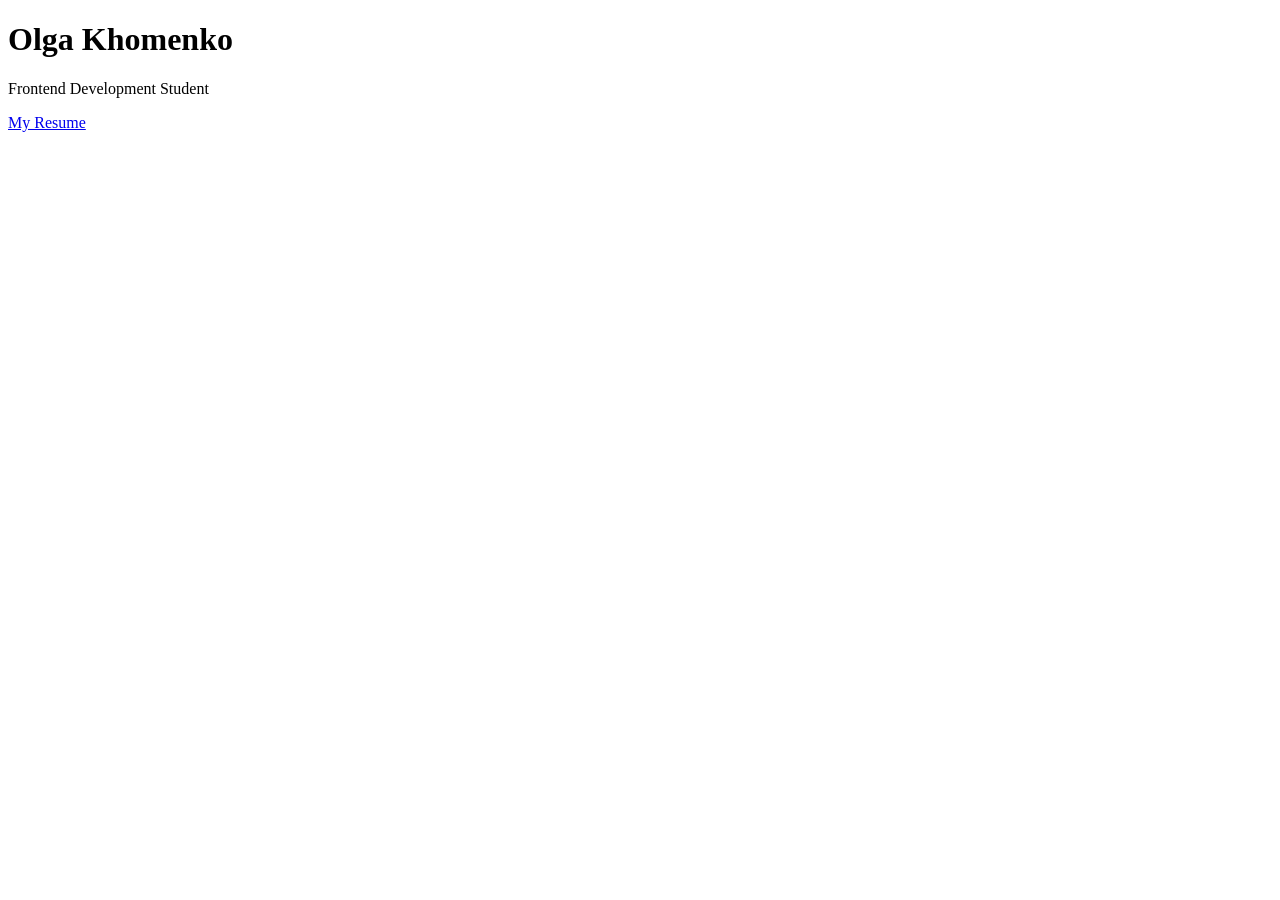
<file: index.html>
<!DOCTYPE html>
<html lang="en">

<head>
    <meta charset="UTF-8">
    <meta name="viewport" content="width=device-width, initial-scale=1.0">
    <title>Olga Khomenko</title>
</head>

<body>
    <h1>Olga Khomenko</h1>

    <p>Frontend Development Student</p>

    <a href="./resume/">My Resume</a>
</body>

</html>
</file>
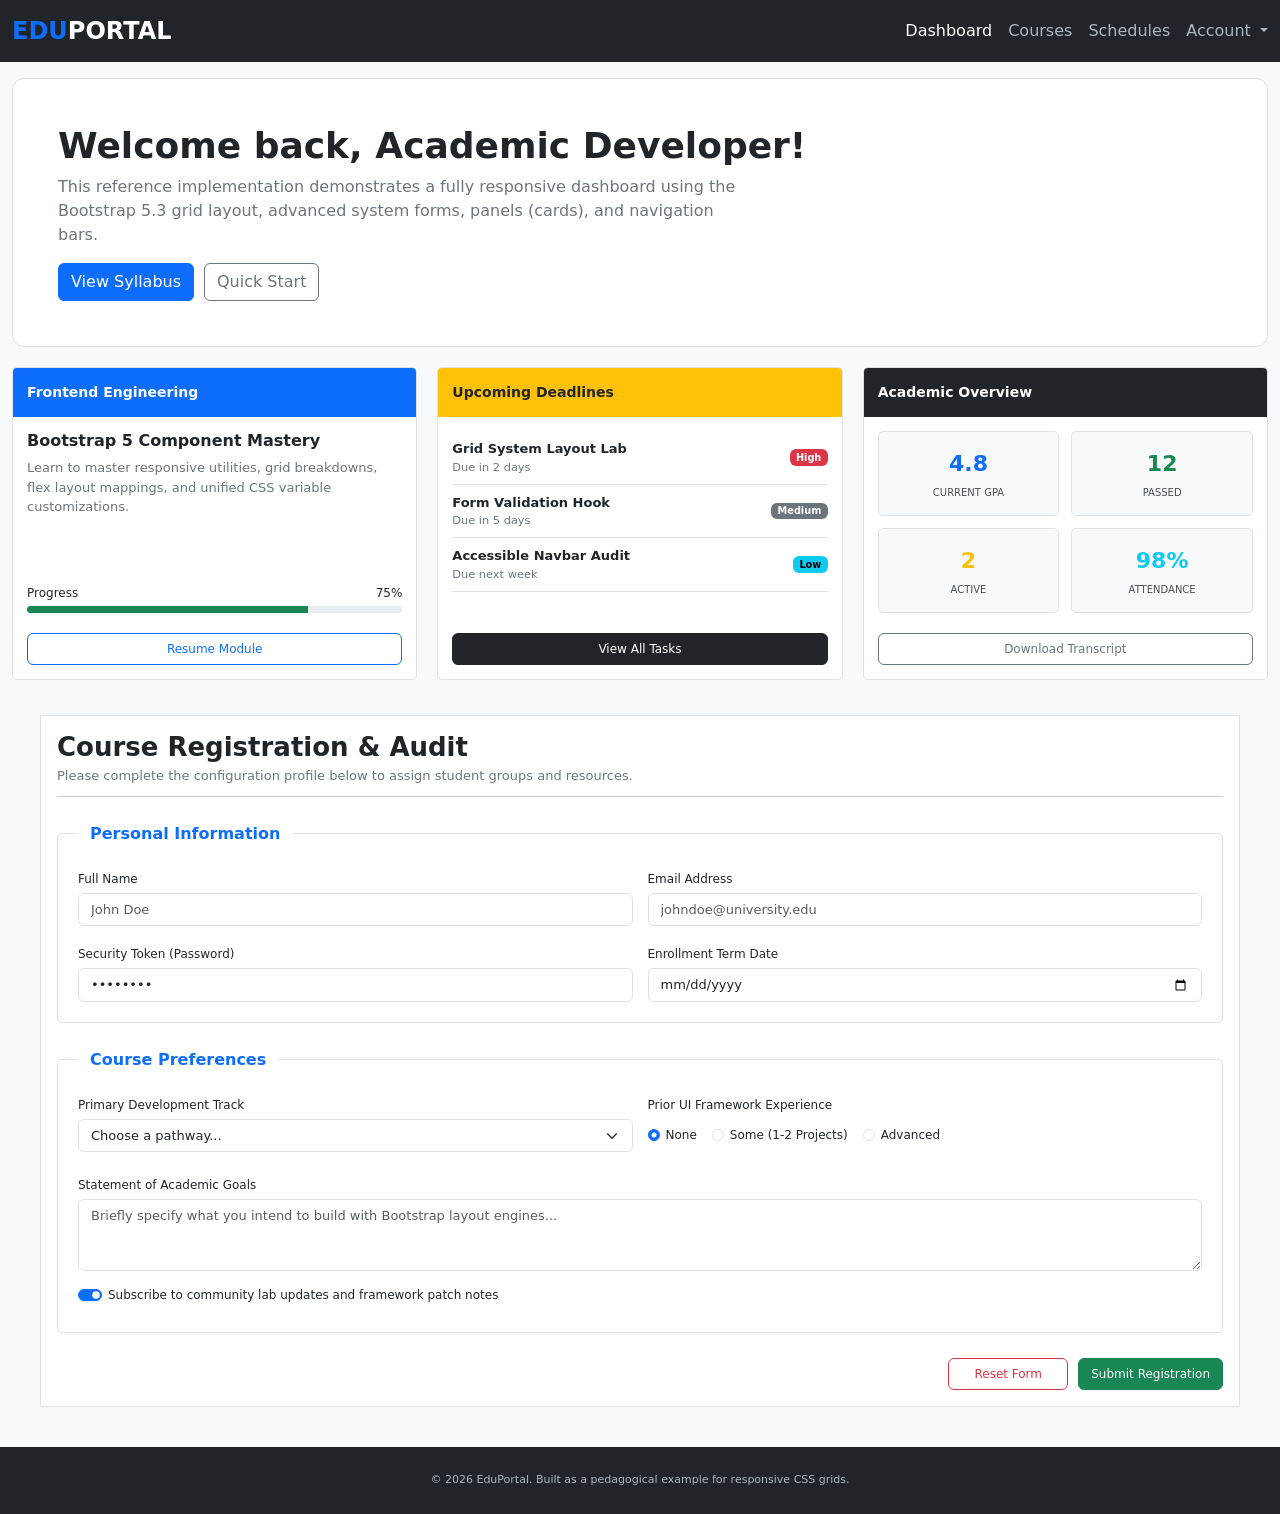
<file: bootstrap-hw/index.html>
<!DOCTYPE html>
<html lang="en">

<head>
    <meta charset="UTF-8">
    <meta name="viewport" content="width=device-width, initial-scale=1.0">

    <title>EduPortal</title>

    <!-- Bootstrap -->
    <link href="https://cdn.jsdelivr.net/npm/bootstrap@5.3.3/dist/css/bootstrap.min.css" rel="stylesheet">

    <!-- Our CSS -->
    <link rel="stylesheet" href="style.css">
</head>
<body>

    <!-- ================= HEADER ================= -->

    <header class="header">

        <div class="logo">
            <span>EDU</span>PORTAL
        </div>

        <nav class="menu" id="main-menu">
            <a href="#">Dashboard</a>
            <a href="#">Courses</a>
            <a href="#">Schedules</a>
            <div class="dropdown">
                <a class="dropdown-toggle" href="#" role="button" data-bs-toggle="dropdown" aria-expanded="false">
                    Account
                </a>
            
                <ul class="dropdown-menu">
                    <li><a class="dropdown-item" href="#">Profile</a></li>
                    <li><a class="dropdown-item" href="#">Settings</a></li>
                    <li><a class="dropdown-item" href="#">Log out</a></li>
                </ul>
            </div>
        </nav>
    <button class="menu-toggle" type="button" aria-controls="main-menu" aria-expanded="false" aria-label="Відкрити меню">
        <span class="menu-icon" aria-hidden="true"></span>
    </button>
    </header>


    <!-- ================= MAIN ================= -->

    <main class="main-container">


        <!-- WELCOME -->

        <section class="welcome">

            <h1>Welcome back, Academic Developer!</h1>

            <p>
                This reference implementation demonstrates a fully responsive
                dashboard using the Bootstrap 5.3 grid layout, advanced system
                forms, panels (cards), and navigation bars.
            </p>

            <div class="welcome-buttons">

                <button class="btn btn-primary">
                    View Syllabus
                </button>

                <button class="btn btn-outline-secondary">
                    Quick Start
                </button>

            </div>

        </section>


        <!-- ================= DASHBOARD ================= -->

        <section class="dashboard">


            <!-- CARD 1 -->

            <article class="dashboard-card">

                <div class="card-title card-title-blue">
                    Frontend Engineering
                </div>

                <div class="card-content">

                    <h2>
                        Bootstrap 5 Component Mastery
                    </h2>

                    <p>
                        Learn to master responsive utilities, grid breakdowns,
                        flex layout mappings, and unified CSS variable
                        customizations.
                    </p>


                    <div class="progress-info">

                        <span>Progress</span>

                        <span>75%</span>

                    </div>


                    <div class="progress">

                        <div class="progress-bar bg-success" style="width: 75%">
                        </div>

                    </div>


                    <button class="btn btn-outline-primary card-button">
                        Resume Module
                    </button>

                </div>

            </article>


            <!-- CARD 2 -->

            <article class="dashboard-card">

                <div class="card-title card-title-yellow">
                    Upcoming Deadlines
                </div>


                <div class="card-content deadlines">


                    <div class="deadline-item">

                        <div>

                            <strong>
                                Grid System Layout Lab
                            </strong>

                            <small>
                                Due in 2 days
                            </small>

                        </div>

                        <span class="badge text-bg-danger">
                            High
                        </span>

                    </div>


                    <div class="deadline-item">

                        <div>

                            <strong>
                                Form Validation Hook
                            </strong>

                            <small>
                                Due in 5 days
                            </small>

                        </div>

                        <span class="badge text-bg-secondary">
                            Medium
                        </span>

                    </div>


                    <div class="deadline-item">

                        <div>

                            <strong>
                                Accessible Navbar Audit
                            </strong>

                            <small>
                                Due next week
                            </small>

                        </div>

                        <span class="badge text-bg-info">
                            Low
                        </span>

                    </div>


                    <button class="btn btn-dark card-button">
                        View All Tasks
                    </button>

                </div>

            </article>


            <!-- CARD 3 -->

            <article class="dashboard-card">

                <div class="card-title card-title-dark">
                    Academic Overview
                </div>


                <div class="card-content">


                    <div class="overview-grid">


                        <div class="overview-item">

                            <strong class="text-primary">
                                4.8
                            </strong>

                            <span>
                                CURRENT GPA
                            </span>

                        </div>


                        <div class="overview-item">

                            <strong class="text-success">
                                12
                            </strong>

                            <span>
                                PASSED
                            </span>

                        </div>


                        <div class="overview-item">

                            <strong class="text-warning">
                                2
                            </strong>

                            <span>
                                ACTIVE
                            </span>

                        </div>


                        <div class="overview-item">

                            <strong class="text-info">
                                98%
                            </strong>

                            <span>
                                ATTENDANCE
                            </span>

                        </div>


                    </div>


                    <button class="btn btn-outline-secondary card-button">
                        Download Transcript
                    </button>


                </div>

            </article>


        </section>


        <!-- ================= REGISTRATION ================= -->

        <section class="registration">


            <h2>
                Course Registration &amp; Audit
            </h2>


            <p class="registration-description">
                Please complete the configuration profile below to assign
                student groups and resources.
            </p>


            <hr>


            <form>


                <!-- PERSONAL INFORMATION -->


                <fieldset>


                    <legend>
                        Personal Information
                    </legend>


                    <div class="form-grid">


                        <div>

                            <label for="full-name" class="form-label">
                                Full Name
                            </label>


                            <input type="text" id="full-name" class="form-control" placeholder="John Doe">

                        </div>


                        <div>

                            <label for="email" class="form-label">
                                Email Address
                            </label>


                            <input type="email" id="email" class="form-control" placeholder="johndoe@university.edu">

                        </div>


                        <div>

                            <label for="password" class="form-label">
                                Security Token (Password)
                            </label>


                            <input type="password" id="password" class="form-control" value="12345678">

                        </div>


                        <div>

                            <label for="date" class="form-label">
                                Enrollment Term Date
                            </label>


                            <input type="date" id="date" class="form-control">

                        </div>


                    </div>


                </fieldset>


                <!-- COURSE PREFERENCES -->


                <fieldset>


                    <legend>
                        Course Preferences
                    </legend>


                    <div class="preferences-grid">


                        <div>


                            <label for="track" class="form-label">
                                Primary Development Track
                            </label>


                            <select id="track" class="form-select">

                                <option selected>
                                    Choose a pathway...
                                </option>

                                <option>
                                    Frontend Development
                                </option>

                                <option>
                                    Backend Development
                                </option>

                                <option>
                                    Full Stack Development
                                </option>

                            </select>


                        </div>


                        <div>


                            <label class="form-label">
                                Prior UI Framework Experience
                            </label>


                            <div class="radio-group">


                                <div class="form-check">

                                    <input class="form-check-input" type="radio" name="experience" id="none" checked>

                                    <label class="form-check-label" for="none">
                                        None
                                    </label>

                                </div>


                                <div class="form-check">

                                    <input class="form-check-input" type="radio" name="experience" id="some">

                                    <label class="form-check-label" for="some">
                                        Some (1-2 Projects)
                                    </label>

                                </div>


                                <div class="form-check">

                                    <input class="form-check-input" type="radio" name="experience" id="advanced">

                                    <label class="form-check-label" for="advanced">
                                        Advanced
                                    </label>

                                </div>


                            </div>


                        </div>


                    </div>


                    <!-- GOALS -->


                    <div class="goals">


                        <label for="goals" class="form-label">
                            Statement of Academic Goals
                        </label>


                        <textarea id="goals" class="form-control" rows="3"
                            placeholder="Briefly specify what you intend to build with Bootstrap layout engines..."></textarea>


                    </div>


                    <!-- SUBSCRIBE -->


                    <div class="form-check form-switch subscribe">


                        <input class="form-check-input" type="checkbox" role="switch" id="subscribe" checked>


                        <label class="form-check-label" for="subscribe">

                            Subscribe to community lab updates and framework
                            patch notes

                        </label>


                    </div>


                </fieldset>


                <!-- BUTTONS -->


                <div class="form-buttons">


                    <button type="reset" class="btn btn-outline-danger">

                        Reset Form

                    </button>


                    <button type="submit" class="btn btn-success">

                        Submit Registration

                    </button>


                </div>


            </form>


        </section>


    </main>


    <!-- ================= FOOTER ================= -->


    <footer>

        © 2026 EduPortal. Built as a pedagogical example for responsive CSS grids.

    </footer>


    <!-- Bootstrap JS -->

    <script src="https://cdn.jsdelivr.net/npm/bootstrap@5.3.3/dist/js/bootstrap.bundle.min.js">
    </script>
    <script>
       const menuButton = document.querySelector('.menu-toggle');
       const menu = document.getElementById('main-menu');

       menuButton.addEventListener('click', () => {
        const isOpen = menu.classList.toggle('is-open');
        menuButton.setAttribute('aria-expanded', String(isOpen));
      });
    </script> 

</body>

</html>
</file>
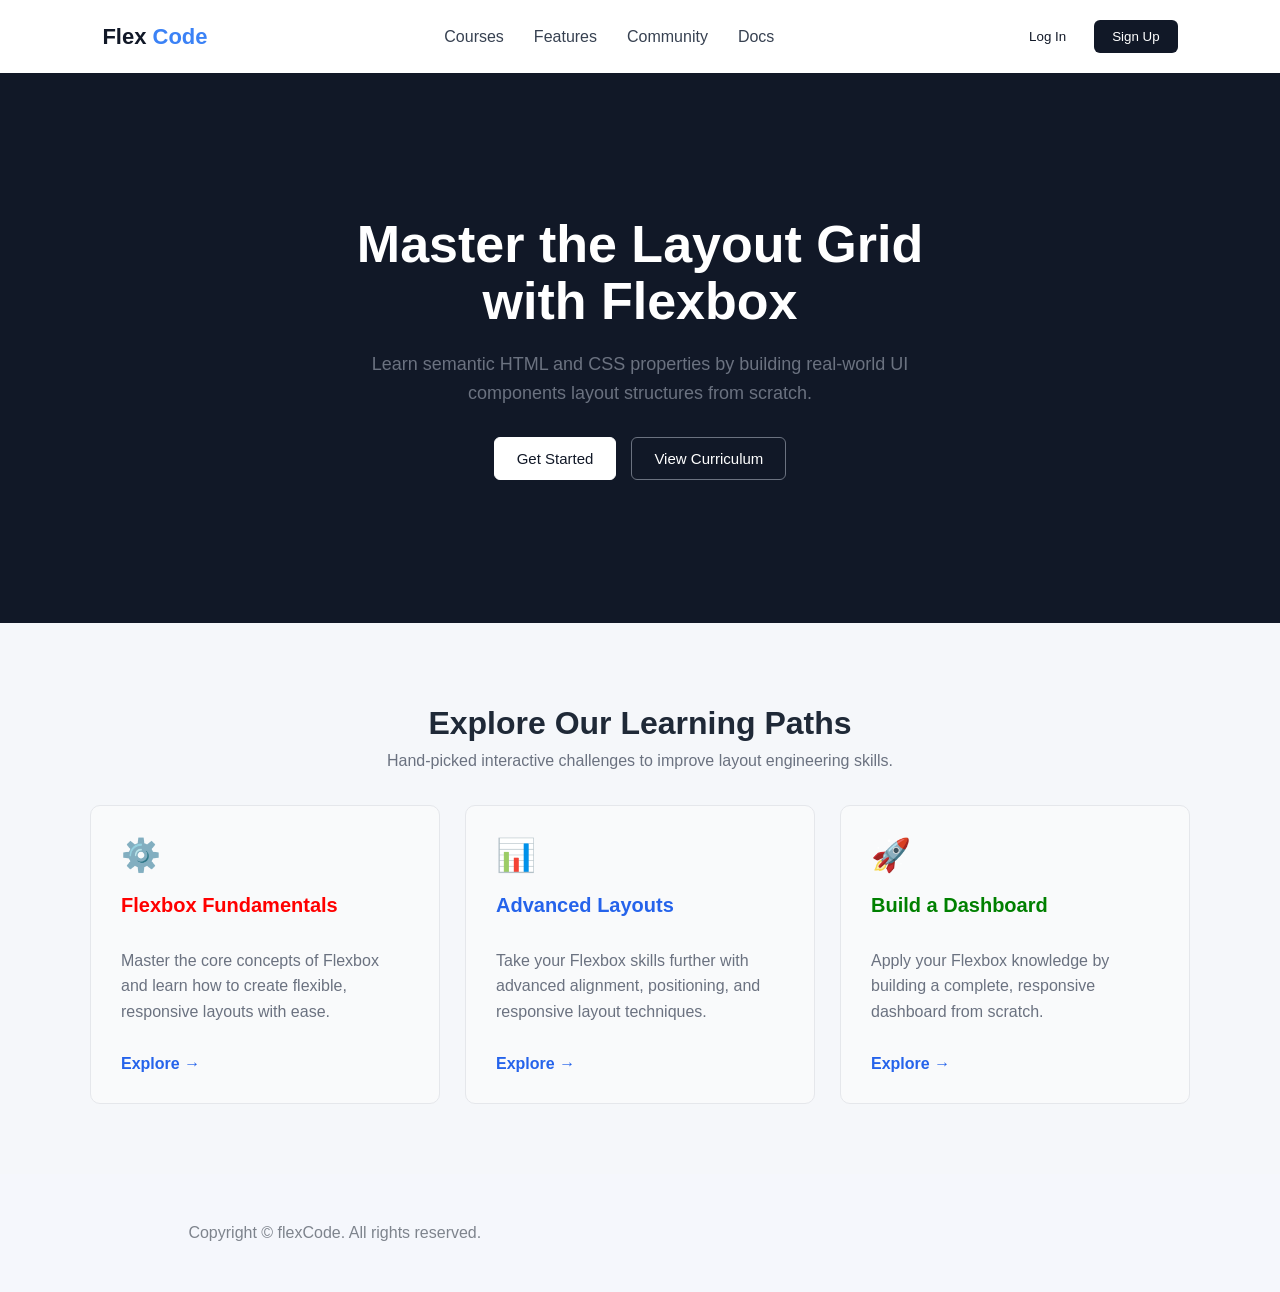
<file: flex-hw/index.html>
<!DOCTYPE html>
<html lang="en">

<head>
    <meta charset="UTF-8">
    <meta name="viewport" content="width=device-width, initial-scale=1.0">

    <title>Flex Code</title>

    <link rel="stylesheet" href="style.css">
</head>

<body>

    <header class="header">

        <div class="logo">
            Flex <span>Code</span>
        </div>

        <nav class="menu">
            <a href="#">Courses</a>
            <a href="#">Features</a>
            <a href="#">Community</a>
            <a href="#">Docs</a>
        </nav>

        <div class="header-buttons">
            <button class="login">Log In</button>
            <button class="signup">Sign Up</button>
        </div>

    </header>


    <main>

        <section class="hero">

            <div class="hero-text">

                <h1>
                    Master the Layout Grid<br>
                    with <span>Flexbox</span>
                </h1>
                <p>
                    Learn semantic HTML and CSS properties by building real-world UI components
                    layout structures from scratch.
                </p>

                <div class="hero-buttons">
                    <button class="start">Get Started</button>
                    <button class="explore">View Curriculum</button>
                </div>

            </div>

        </section>

        <section class="learning-paths">
            <h2>Explore Our Learning Paths</h2>
            <p>Hand-picked interactive challenges to improve layout engineering skills.</p>
        </section>
        
        <section class="courses">

            <div class="card">

                <div class="card-icon">⚙️</div>
                
                <h2 class="card-one">Flexbox Fundamentals</h2>

                <p>
                    Master the core concepts of Flexbox and learn how to create
                    flexible, responsive layouts with ease.
                </p>

                <a href="#">Explore →</a>

            </div>


            <div class="card">
              <div class="card-icon">📊</div>

                <h2 class="card-two">Advanced Layouts</h2>

                <p>
                    Take your Flexbox skills further with advanced alignment,
                    positioning, and responsive layout techniques.
                </p>

                <a href="#">Explore →</a>

            </div>


            <div class="card">

                <div class="card-icon">🚀</div>

                <h2 class="card-thee">Build a Dashboard</h2>

                <p>
                    Apply your Flexbox knowledge by building a complete,
                    responsive dashboard from scratch.
                </p>

                <a href="#">Explore →</a>

            </div>

        </section>

    </main>


    <footer>
    <footer>
        <p>Copyright © flexCode. All rights reserved.</p>
        
    </footer>
    </footer>

</body>

</html>
</file>
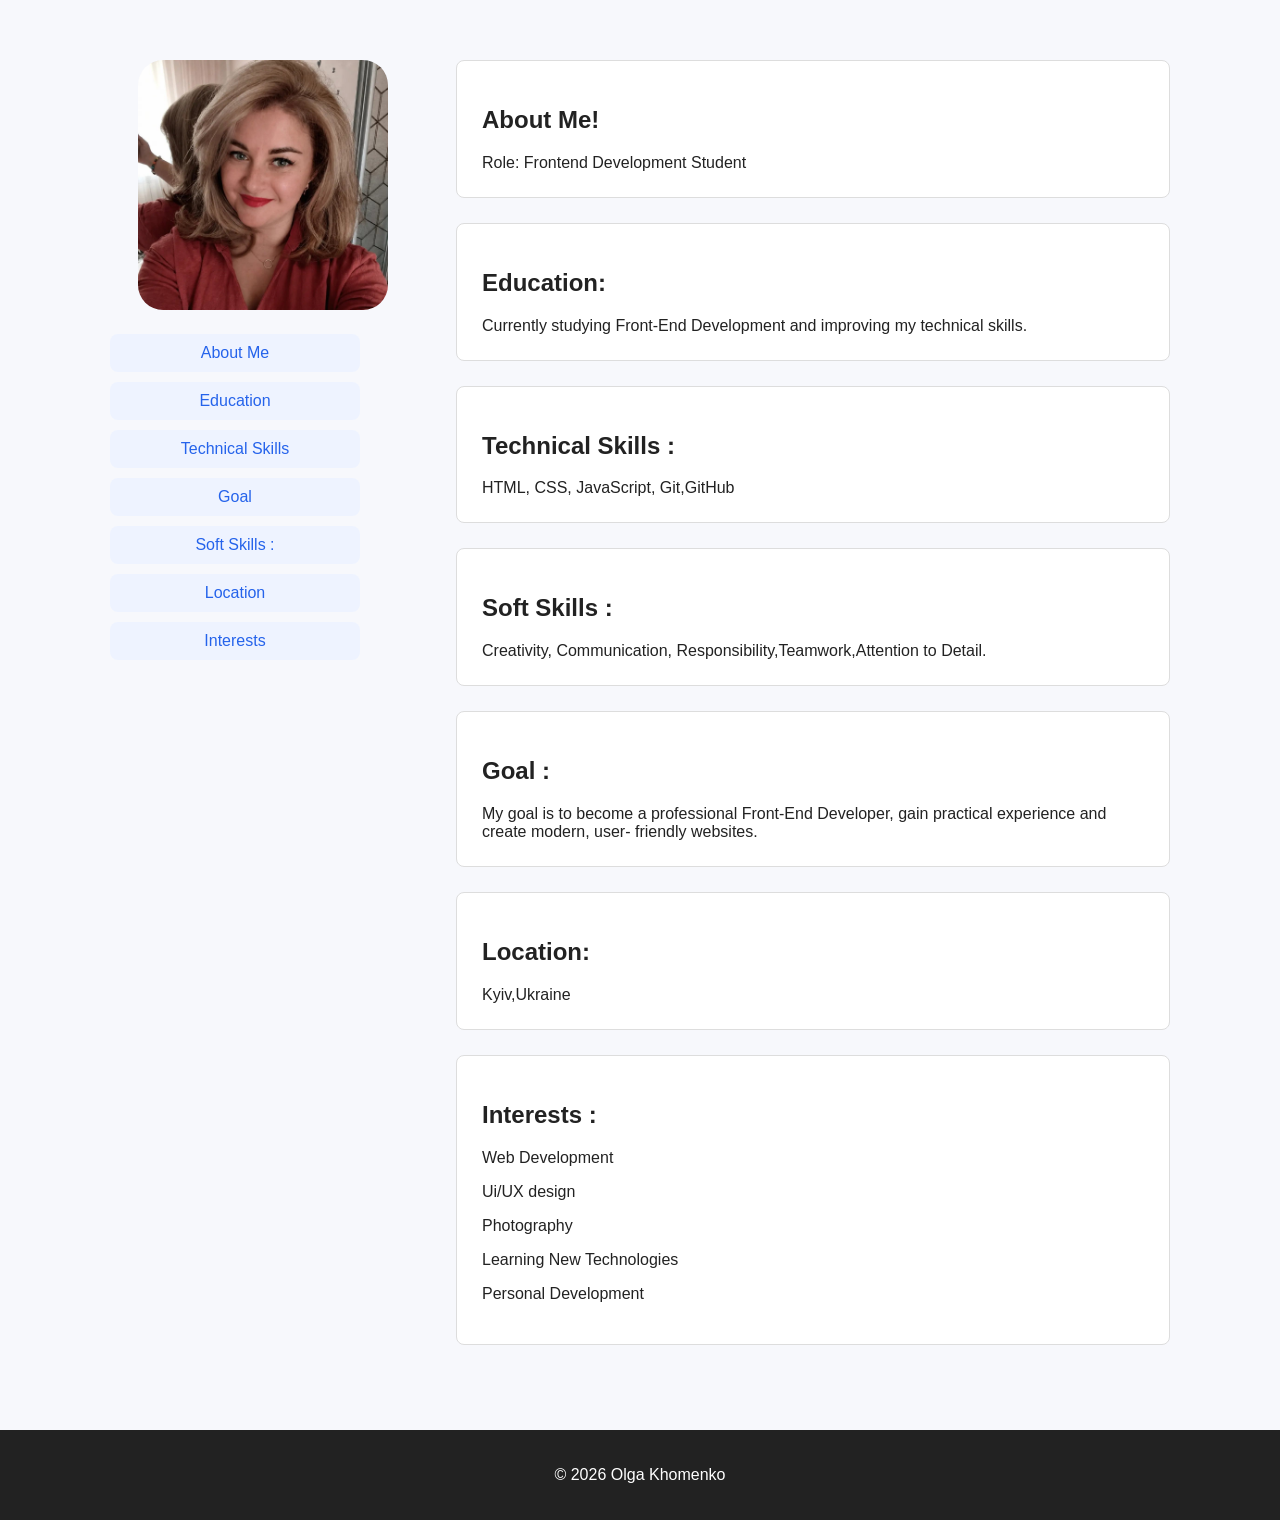
<file: resume/index.html>
<!DOCTYPE html>
<html lang="en">
<head>
    <meta charset="UTF-8">
    <meta name="viewport" content="width=device-width, initial-scale=1.0">
    <link rel="stylesheet" href="style.css">
    <title>Olga Khomenko</title>
</head>
<body>
    <main class="container">
        <article class="profile">
            <img src="./images/photo.jpg" alt="Olga Khomenko"> <nav>
              <a href="#about">About Me</a>
              <a href="#education">Education</a>
              <a href="#technical-skills">Technical Skills</a>
              <a href="#goal">Goal</a>
              <a href="#soft-skills">Soft Skills :</a> 
              <a href="#location">Location</a>
              <a href="#interests">Interests</a>
           </nav> 
        </article>
        <div class="content">
          <article class="block">
             <h1 id="about">About Me!</h1>
              <section>
                 Role: Frontend Development Student
               </section>
          </article>
          <article class="block">
             <h2 id="education">Education:</h2>
             <section>
                 Currently studying Front-End Development and improving my technical skills.
             </section> 
          </article>
          <article class="block">
             <h2 id="technical-skills"><strong>Technical Skills :</strong></h2>
             <section>
                HTML, CSS, JavaScript, Git,GitHub
             </section>
          </article>
          <article class="block">
             <h2 id="soft-skills"><strong>Soft Skills :</strong></h2>
             <section>
                 Creativity, Communication, Responsibility,Teamwork,Attention to Detail.
             </section>
          </article>
          <article class="block">
             <h2 id="goal"><strong>Goal :</strong></h2>
             <section>
                 My goal is to become a professional Front-End Developer, gain practical experience and create modern, user- friendly websites.
             </section>
          </article>
          <article class="block">
             <h2 id="location"><strong>Location:</strong></h2>
             <section>
                 Kyiv,Ukraine
             </section>
          </article>
          <article class="block">
             <h2 id="interests"><strong>Interests : </strong></h2>
             <section>
                 <p>Web Development</p>
                 <p>Ui/UX design</p>
                 <p>Photography</p>
                 <p>Learning New Technologies</p>
                 <p>Personal Development</p>
             </section>
          </article>
        </div>
    </main>
        <footer>
            <p>© 2026 Olga Khomenko</p>
        </footer>

   
        
</body>
</html>
</file>
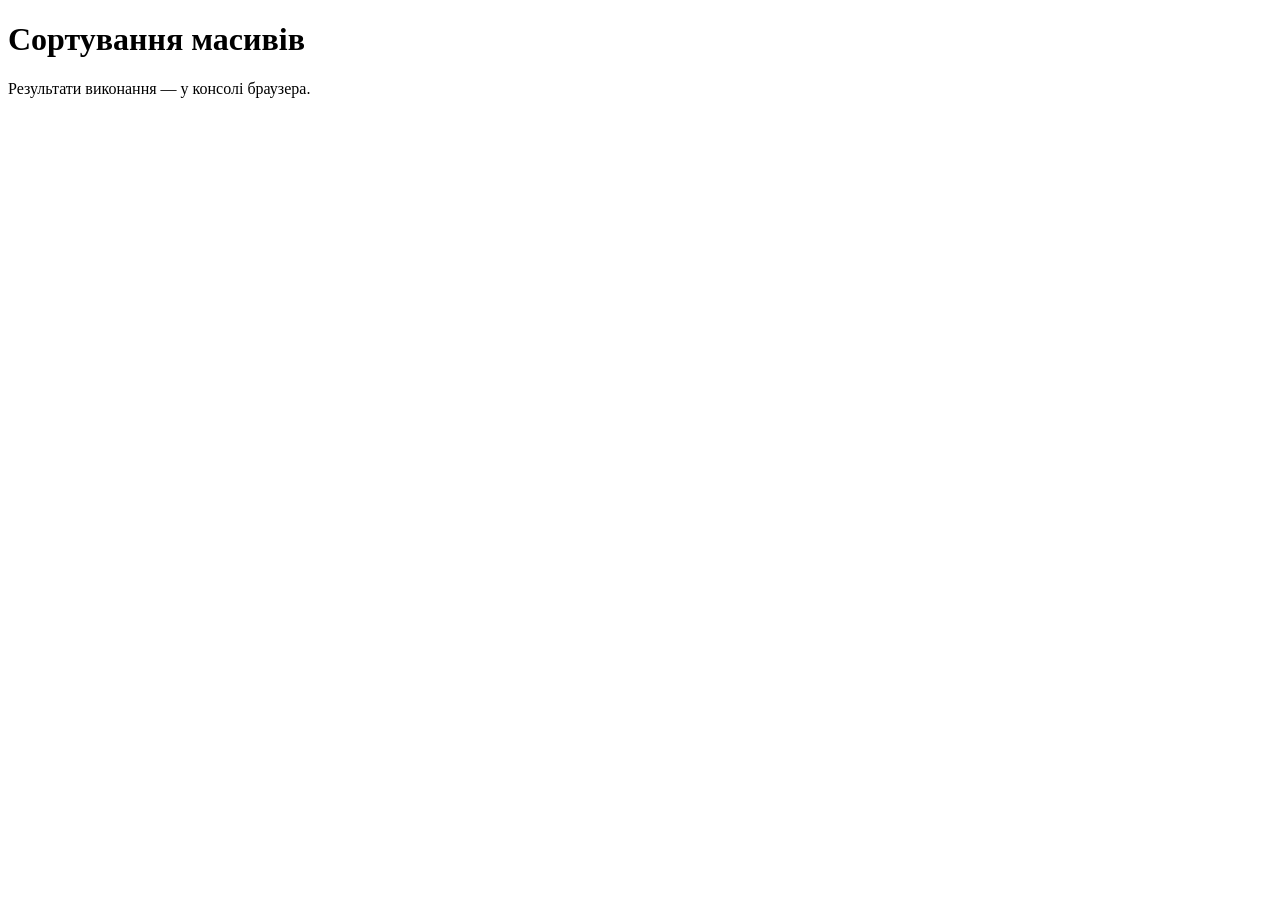
<file: sorting-hw/index.html>
<!DOCTYPE html>
<html lang="uk">

<head>
    <meta charset="UTF-8">
    <meta name="viewport" content="width=device-width, initial-scale=1.0">
    <title>Сортування масивів</title>
</head>

<body>
    <h1>Сортування масивів</h1>
    <p>Результати виконання — у консолі браузера.</p>

    <script src="script.js"></script>
</body>

</html>
</file>
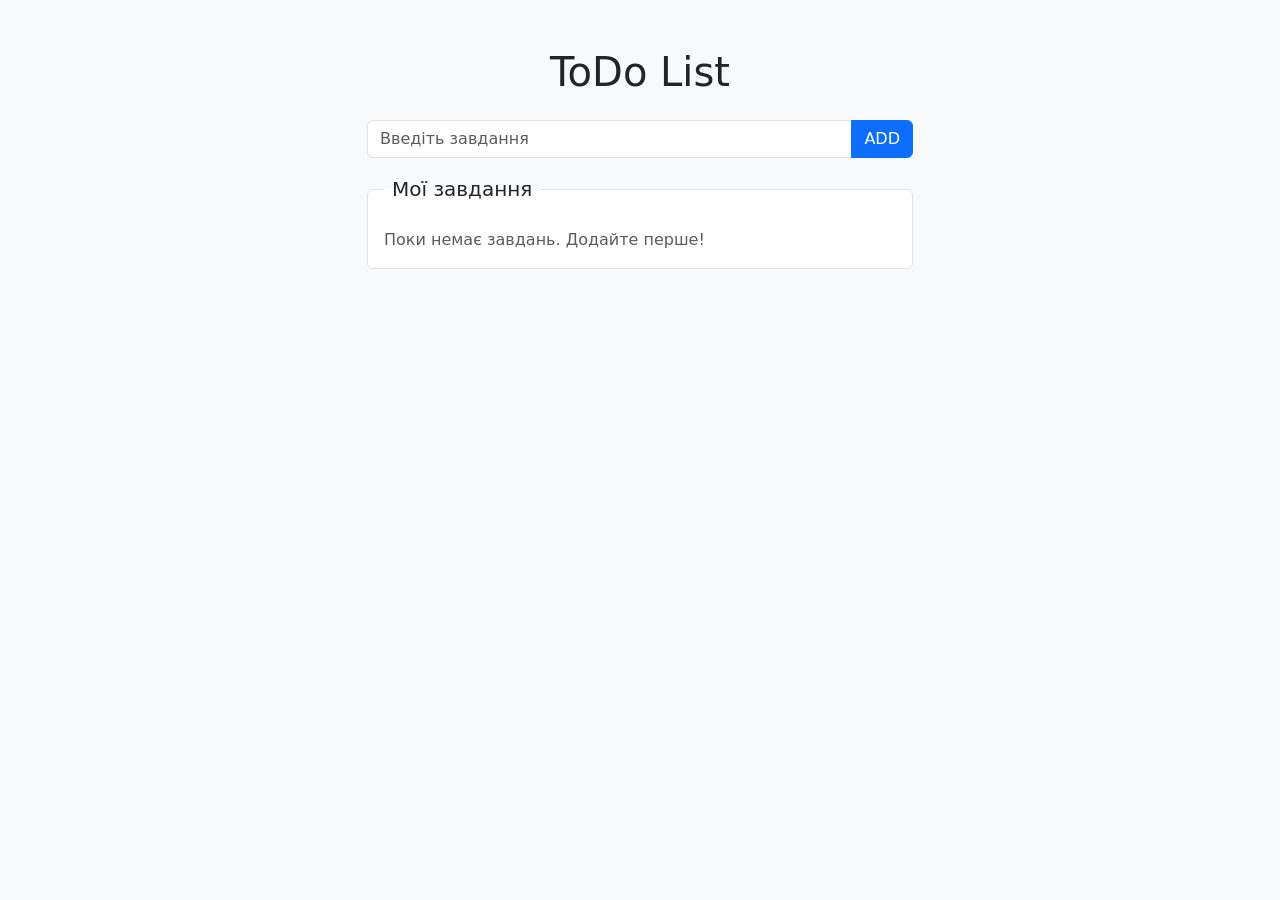
<file: todo-hw/index.html>
<!DOCTYPE html>
<html lang="uk">

<head>
    <meta charset="UTF-8">
    <meta name="viewport" content="width=device-width, initial-scale=1.0">
    <title>ToDo List</title>

    <link href="https://cdn.jsdelivr.net/npm/bootstrap@5.3.3/dist/css/bootstrap.min.css" rel="stylesheet">
    <script src="script.js" defer></script>
</head>

<body class="bg-light">
    <main class="container py-5">
        <div class="row justify-content-center">
            <div class="col-12 col-md-8 col-lg-6">
                <h1 class="text-center mb-4">ToDo List</h1>

                <form id="task-form">
                    <div class="input-group">
                        <input type="text" id="task-input" class="form-control" placeholder="Введіть завдання"
                            aria-label="Нове завдання" required>
                        <button type="submit" class="btn btn-primary">
                            ADD
                        </button>
                    </div>
                </form>

                <fieldset class="border rounded p-3 mt-3 bg-white">
                    <legend class="float-none w-auto px-2 fs-5">
                        Мої завдання
                    </legend>

                    <div id="task-list" class="list-group"></div>
                    <p id="empty-message" class="text-muted mb-0">
                        Поки немає завдань. Додайте перше!
                    </p>
                </fieldset>
            </div>
        </div>
    </main>
</body>

</html>
</file>
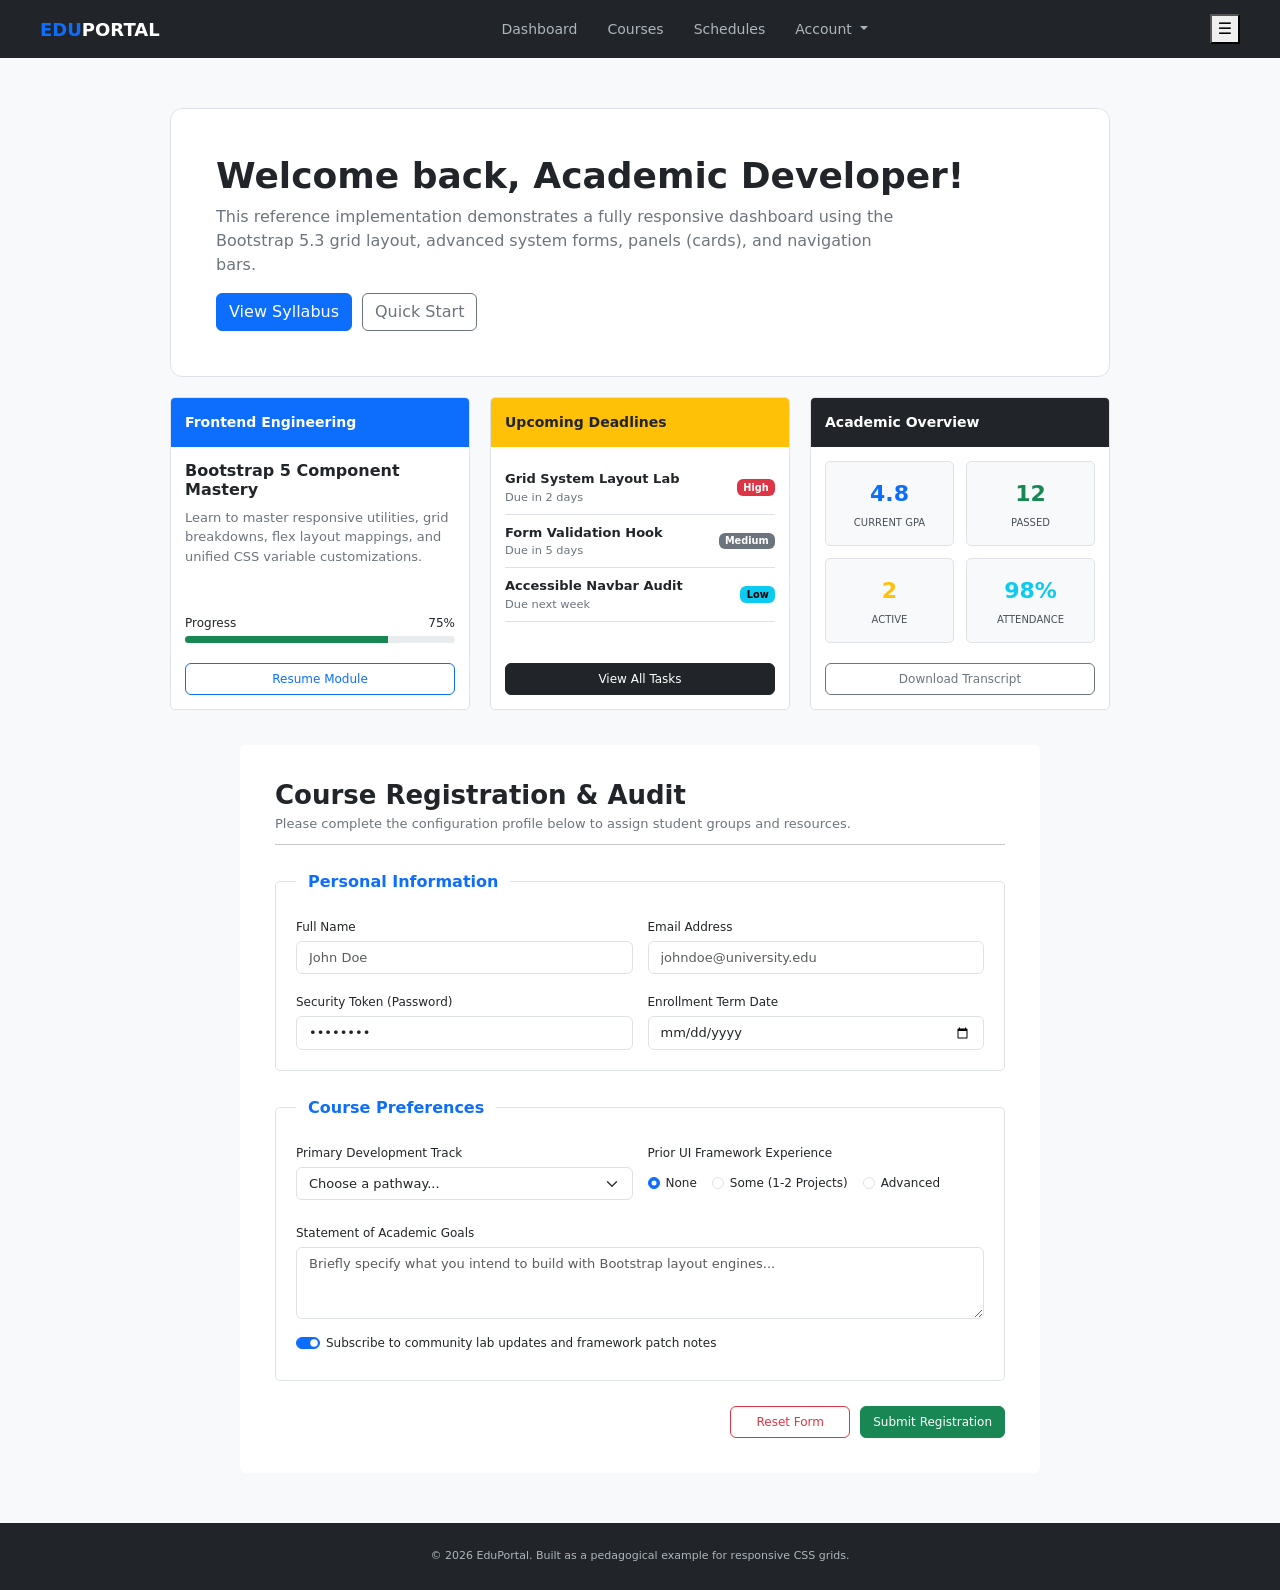
<file: resume/bootstrap-hw/index.html>
<!DOCTYPE html>
<html lang="en">

<head>
    <meta charset="UTF-8">
    <meta name="viewport" content="width=device-width, initial-scale=1.0">

    <title>EduPortal</title>

    <!-- Bootstrap -->
    <link href="https://cdn.jsdelivr.net/npm/bootstrap@5.3.3/dist/css/bootstrap.min.css" rel="stylesheet">

    <!-- Our CSS -->
    <link rel="stylesheet" href="style.css">
</head>

<body>

    <!-- ================= HEADER ================= -->

    <header class="header">

        <div class="logo">
            <span>EDU</span>PORTAL
        </div>

        <nav class="menu">
            <a href="#">Dashboard</a>
            <a href="#">Courses</a>
            <a href="#">Schedules</a>
            <div class="dropdown">
                <a class="dropdown-toggle" href="#" role="button" data-bs-toggle="dropdown" aria-expanded="false">
                    Account
                </a>
            
                <ul class="dropdown-menu">
                    <li><a class="dropdown-item" href="#">Profile</a></li>
                    <li><a class="dropdown-item" href="#">Settings</a></li>
                    <li><a class="dropdown-item" href="#">Log out</a></li>
                </ul>
            </div>
        </nav>
     <button class="menu-toggle">☰</button>
    </header>


    <!-- ================= MAIN ================= -->

    <main class="main-container">


        <!-- WELCOME -->

        <section class="welcome">

            <h1>Welcome back, Academic Developer!</h1>

            <p>
                This reference implementation demonstrates a fully responsive
                dashboard using the Bootstrap 5.3 grid layout, advanced system
                forms, panels (cards), and navigation bars.
            </p>

            <div class="welcome-buttons">

                <button class="btn btn-primary">
                    View Syllabus
                </button>

                <button class="btn btn-outline-secondary">
                    Quick Start
                </button>

            </div>

        </section>


        <!-- ================= DASHBOARD ================= -->

        <section class="dashboard">


            <!-- CARD 1 -->

            <article class="dashboard-card">

                <div class="card-title card-title-blue">
                    Frontend Engineering
                </div>

                <div class="card-content">

                    <h2>
                        Bootstrap 5 Component Mastery
                    </h2>

                    <p>
                        Learn to master responsive utilities, grid breakdowns,
                        flex layout mappings, and unified CSS variable
                        customizations.
                    </p>


                    <div class="progress-info">

                        <span>Progress</span>

                        <span>75%</span>

                    </div>


                    <div class="progress">

                        <div class="progress-bar bg-success" style="width: 75%">
                        </div>

                    </div>


                    <button class="btn btn-outline-primary card-button">
                        Resume Module
                    </button>

                </div>

            </article>


            <!-- CARD 2 -->

            <article class="dashboard-card">

                <div class="card-title card-title-yellow">
                    Upcoming Deadlines
                </div>


                <div class="card-content deadlines">


                    <div class="deadline-item">

                        <div>

                            <strong>
                                Grid System Layout Lab
                            </strong>

                            <small>
                                Due in 2 days
                            </small>

                        </div>

                        <span class="badge text-bg-danger">
                            High
                        </span>

                    </div>


                    <div class="deadline-item">

                        <div>

                            <strong>
                                Form Validation Hook
                            </strong>

                            <small>
                                Due in 5 days
                            </small>

                        </div>

                        <span class="badge text-bg-secondary">
                            Medium
                        </span>

                    </div>


                    <div class="deadline-item">

                        <div>

                            <strong>
                                Accessible Navbar Audit
                            </strong>

                            <small>
                                Due next week
                            </small>

                        </div>

                        <span class="badge text-bg-info">
                            Low
                        </span>

                    </div>


                    <button class="btn btn-dark card-button">
                        View All Tasks
                    </button>

                </div>

            </article>


            <!-- CARD 3 -->

            <article class="dashboard-card">

                <div class="card-title card-title-dark">
                    Academic Overview
                </div>


                <div class="card-content">


                    <div class="overview-grid">


                        <div class="overview-item">

                            <strong class="text-primary">
                                4.8
                            </strong>

                            <span>
                                CURRENT GPA
                            </span>

                        </div>


                        <div class="overview-item">

                            <strong class="text-success">
                                12
                            </strong>

                            <span>
                                PASSED
                            </span>

                        </div>


                        <div class="overview-item">

                            <strong class="text-warning">
                                2
                            </strong>

                            <span>
                                ACTIVE
                            </span>

                        </div>


                        <div class="overview-item">

                            <strong class="text-info">
                                98%
                            </strong>

                            <span>
                                ATTENDANCE
                            </span>

                        </div>


                    </div>


                    <button class="btn btn-outline-secondary card-button">
                        Download Transcript
                    </button>


                </div>

            </article>


        </section>


        <!-- ================= REGISTRATION ================= -->

        <section class="registration">


            <h2>
                Course Registration &amp; Audit
            </h2>


            <p class="registration-description">
                Please complete the configuration profile below to assign
                student groups and resources.
            </p>


            <hr>


            <form>


                <!-- PERSONAL INFORMATION -->


                <fieldset>


                    <legend>
                        Personal Information
                    </legend>


                    <div class="form-grid">


                        <div>

                            <label for="full-name" class="form-label">
                                Full Name
                            </label>


                            <input type="text" id="full-name" class="form-control" placeholder="John Doe">

                        </div>


                        <div>

                            <label for="email" class="form-label">
                                Email Address
                            </label>


                            <input type="email" id="email" class="form-control" placeholder="johndoe@university.edu">

                        </div>


                        <div>

                            <label for="password" class="form-label">
                                Security Token (Password)
                            </label>


                            <input type="password" id="password" class="form-control" value="12345678">

                        </div>


                        <div>

                            <label for="date" class="form-label">
                                Enrollment Term Date
                            </label>


                            <input type="date" id="date" class="form-control">

                        </div>


                    </div>


                </fieldset>


                <!-- COURSE PREFERENCES -->


                <fieldset>


                    <legend>
                        Course Preferences
                    </legend>


                    <div class="preferences-grid">


                        <div>


                            <label for="track" class="form-label">
                                Primary Development Track
                            </label>


                            <select id="track" class="form-select">

                                <option selected>
                                    Choose a pathway...
                                </option>

                                <option>
                                    Frontend Development
                                </option>

                                <option>
                                    Backend Development
                                </option>

                                <option>
                                    Full Stack Development
                                </option>

                            </select>


                        </div>


                        <div>


                            <label class="form-label">
                                Prior UI Framework Experience
                            </label>


                            <div class="radio-group">


                                <div class="form-check">

                                    <input class="form-check-input" type="radio" name="experience" id="none" checked>

                                    <label class="form-check-label" for="none">
                                        None
                                    </label>

                                </div>


                                <div class="form-check">

                                    <input class="form-check-input" type="radio" name="experience" id="some">

                                    <label class="form-check-label" for="some">
                                        Some (1-2 Projects)
                                    </label>

                                </div>


                                <div class="form-check">

                                    <input class="form-check-input" type="radio" name="experience" id="advanced">

                                    <label class="form-check-label" for="advanced">
                                        Advanced
                                    </label>

                                </div>


                            </div>


                        </div>


                    </div>


                    <!-- GOALS -->


                    <div class="goals">


                        <label for="goals" class="form-label">
                            Statement of Academic Goals
                        </label>


                        <textarea id="goals" class="form-control" rows="3"
                            placeholder="Briefly specify what you intend to build with Bootstrap layout engines..."></textarea>


                    </div>


                    <!-- SUBSCRIBE -->


                    <div class="form-check form-switch subscribe">


                        <input class="form-check-input" type="checkbox" role="switch" id="subscribe" checked>


                        <label class="form-check-label" for="subscribe">

                            Subscribe to community lab updates and framework
                            patch notes

                        </label>


                    </div>


                </fieldset>


                <!-- BUTTONS -->


                <div class="form-buttons">


                    <button type="reset" class="btn btn-outline-danger">

                        Reset Form

                    </button>


                    <button type="submit" class="btn btn-success">

                        Submit Registration

                    </button>


                </div>


            </form>


        </section>


    </main>


    <!-- ================= FOOTER ================= -->


    <footer>

        © 2026 EduPortal. Built as a pedagogical example for responsive CSS grids.

    </footer>


    <!-- Bootstrap JS -->

    <script src="https://cdn.jsdelivr.net/npm/bootstrap@5.3.3/dist/js/bootstrap.bundle.min.js">
    </script>


</body>

</html>
</file>
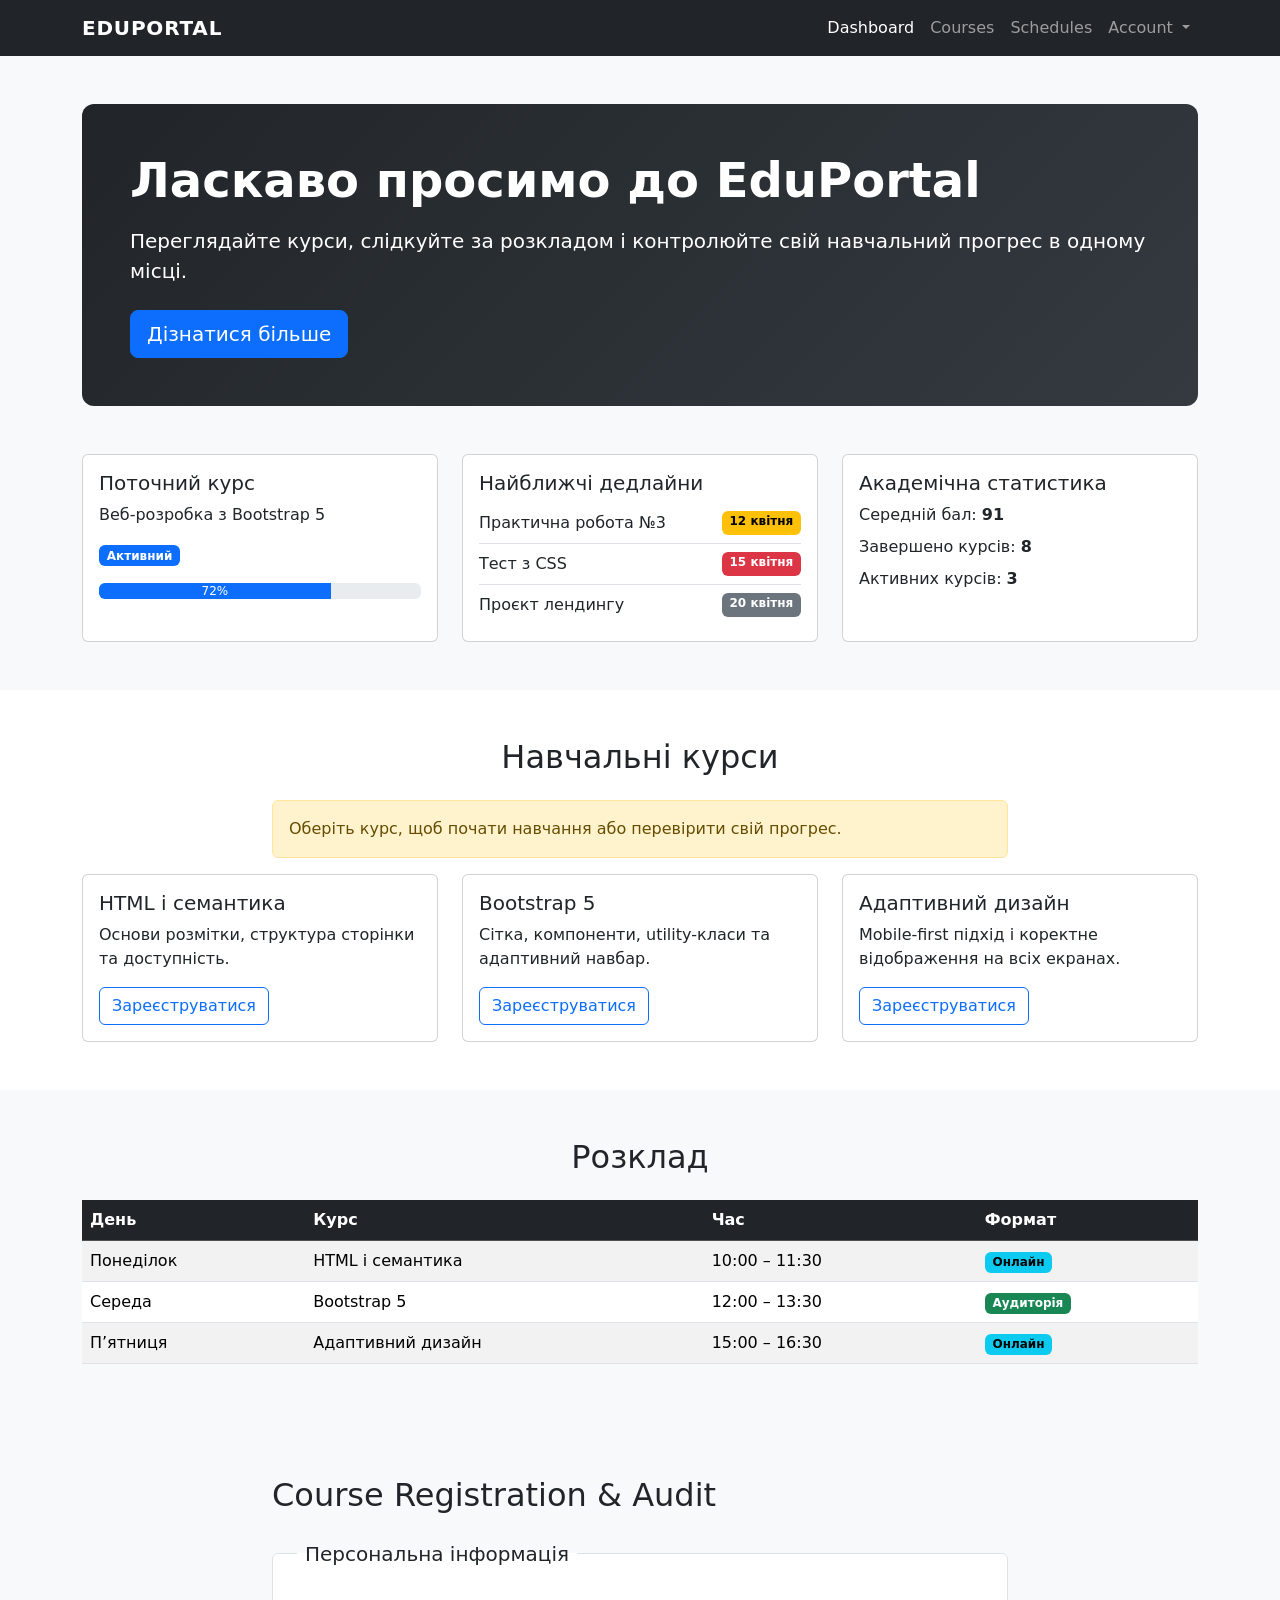
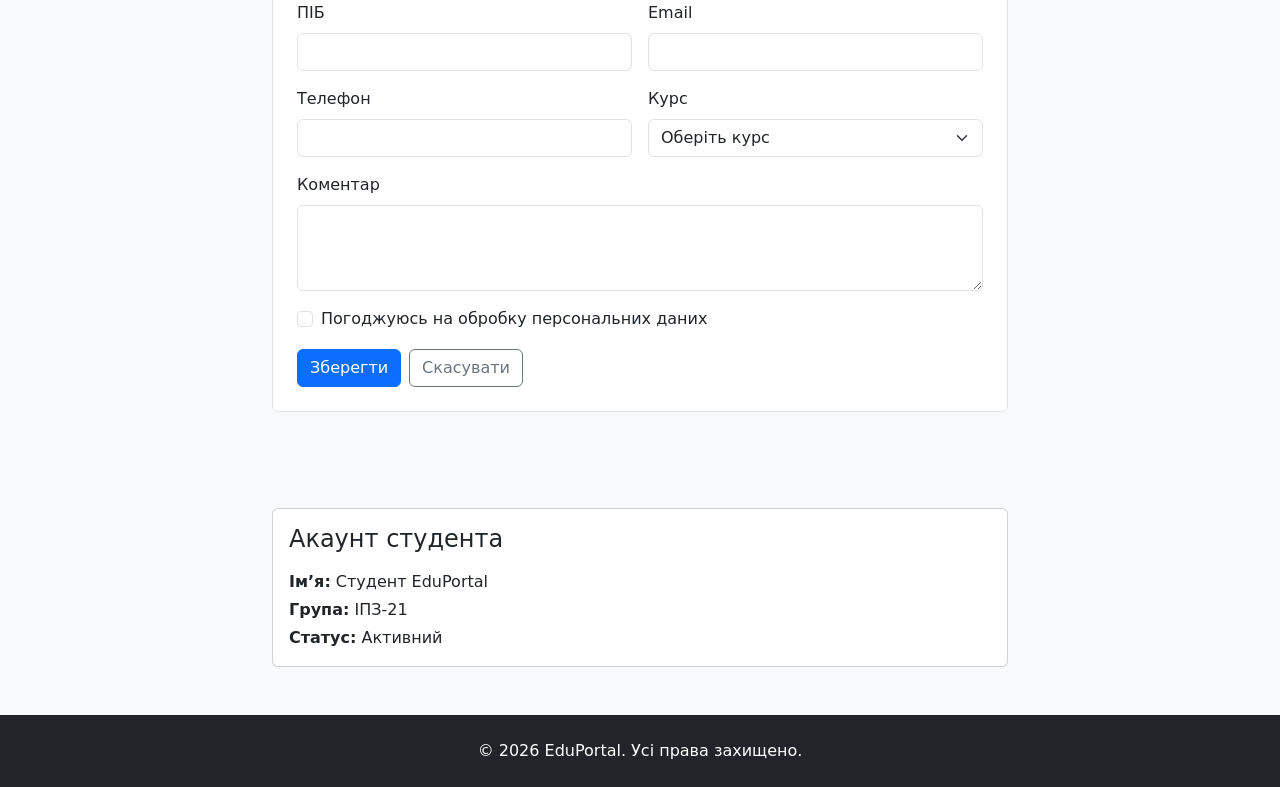
<file: bootstrap-hw/index-backup.html>
<!DOCTYPE html>
<html lang="uk">

<head>
    <meta charset="UTF-8">
    <meta name="viewport" content="width=device-width, initial-scale=1.0">
    <title>EduPortal</title>
    <link href="https://cdn.jsdelivr.net/npm/bootstrap@5.3.3/dist/css/bootstrap.min.css" rel="stylesheet">
    <style>
        body {
            background-color: #f8f9fa;
        }

        .welcome {
            background: linear-gradient(135deg, #212529 0%, #343a40 100%);
            color: #fff;
            border-radius: 0.75rem;
        }

        .card {
            transition: transform 0.2s ease, box-shadow 0.2s ease;
        }

        .card:hover {
            transform: translateY(-4px);
            box-shadow: 0 0.5rem 1rem rgba(0, 0, 0, 0.15);
        }

        .navbar-brand {
            font-weight: 700;
            letter-spacing: 0.04em;
        }

        footer {
            background-color: #212529;
        }
    </style>
</head>

<body>
    <nav class="navbar navbar-expand-lg navbar-dark bg-dark">
        <div class="container">
            <a class="navbar-brand" href="#home">EDUPORTAL</a>
            <button class="navbar-toggler" type="button" data-bs-toggle="collapse" data-bs-target="#navMenu"
                aria-controls="navMenu" aria-expanded="false" aria-label="Відкрити навігацію">
                <span class="navbar-toggler-icon"></span>
            </button>
            <div class="collapse navbar-collapse" id="navMenu">
                <ul class="navbar-nav ms-auto">
                    <li class="nav-item">
                        <a class="nav-link active" href="#home">Dashboard</a>
                    </li>
                    <li class="nav-item">
                        <a class="nav-link" href="#courses">Courses</a>
                    </li>
                    <li class="nav-item">
                        <a class="nav-link" href="#schedule">Schedules</a>
                    </li>
                    <li class="nav-item dropdown">
                        <a class="nav-link dropdown-toggle" href="#account" role="button" data-bs-toggle="dropdown"
                            aria-expanded="false">
                            Account
                        </a>
                        <ul class="dropdown-menu dropdown-menu-end">
                            <li><a class="dropdown-item" href="#account">Профіль</a></li>
                            <li><a class="dropdown-item" href="#registration">Реєстрація</a></li>
                            <li>
                                <hr class="dropdown-divider">
                            </li>
                            <li><a class="dropdown-item" href="#home">Вийти</a></li>
                        </ul>
                    </li>
                </ul>
            </div>
        </div>
    </nav>

    <main>
        <section id="home" class="container py-5">
            <div class="welcome p-4 p-md-5 mb-5">
                <h1 class="display-5 fw-bold mb-3">Ласкаво просимо до EduPortal</h1>
                <p class="lead mb-4">
                    Переглядайте курси, слідкуйте за розкладом і контролюйте свій навчальний прогрес в одному місці.
                </p>
                <a class="btn btn-primary btn-lg" href="#courses">Дізнатися більше</a>
            </div>

            <div class="row g-4">
                <div class="col-12 col-md-4">
                    <div class="card h-100">
                        <div class="card-body">
                            <h2 class="card-title h5">Поточний курс</h2>
                            <p class="card-text">Веб-розробка з Bootstrap 5</p>
                            <span class="badge text-bg-primary">Активний</span>
                            <div class="progress mt-3" role="progressbar" aria-valuenow="72" aria-valuemin="0"
                                aria-valuemax="100">
                                <div class="progress-bar" style="width: 72%;">72%</div>
                            </div>
                        </div>
                    </div>
                </div>
                <div class="col-12 col-md-4">
                    <div class="card h-100">
                        <div class="card-body">
                            <h2 class="card-title h5">Найближчі дедлайни</h2>
                            <ul class="list-group list-group-flush">
                                <li class="list-group-item px-0 d-flex justify-content-between">
                                    Практична робота №3
                                    <span class="badge text-bg-warning">12 квітня</span>
                                </li>
                                <li class="list-group-item px-0 d-flex justify-content-between">
                                    Тест з CSS
                                    <span class="badge text-bg-danger">15 квітня</span>
                                </li>
                                <li class="list-group-item px-0 d-flex justify-content-between">
                                    Проєкт лендингу
                                    <span class="badge text-bg-secondary">20 квітня</span>
                                </li>
                            </ul>
                        </div>
                    </div>
                </div>
                <div class="col-12 col-md-4">
                    <div class="card h-100">
                        <div class="card-body">
                            <h2 class="card-title h5">Академічна статистика</h2>
                            <p class="card-text mb-2">Середній бал: <strong>91</strong></p>
                            <p class="card-text mb-2">Завершено курсів: <strong>8</strong></p>
                            <p class="card-text mb-0">Активних курсів: <strong>3</strong></p>
                        </div>
                    </div>
                </div>
            </div>
        </section>

        <section id="courses" class="bg-white py-5">
            <div class="container">
                <h2 class="text-center mb-4">Навчальні курси</h2>
                <div class="row">
                    <div class="col-12 col-lg-8 mx-auto">
                        <div class="alert alert-warning" role="alert">
                            Оберіть курс, щоб почати навчання або перевірити свій прогрес.
                        </div>
                    </div>
                </div>
                <div class="row g-4">
                    <div class="col-12 col-md-6 col-lg-4">
                        <div class="card h-100">
                            <div class="card-body">
                                <h3 class="h5 card-title">HTML і семантика</h3>
                                <p class="card-text">Основи розмітки, структура сторінки та доступність.</p>
                                <a class="btn btn-outline-primary" href="#registration">Зареєструватися</a>
                            </div>
                        </div>
                    </div>
                    <div class="col-12 col-md-6 col-lg-4">
                        <div class="card h-100">
                            <div class="card-body">
                                <h3 class="h5 card-title">Bootstrap 5</h3>
                                <p class="card-text">Сітка, компоненти, utility-класи та адаптивний навбар.</p>
                                <a class="btn btn-outline-primary" href="#registration">Зареєструватися</a>
                            </div>
                        </div>
                    </div>
                    <div class="col-12 col-md-6 col-lg-4">
                        <div class="card h-100">
                            <div class="card-body">
                                <h3 class="h5 card-title">Адаптивний дизайн</h3>
                                <p class="card-text">Mobile-first підхід і коректне відображення на всіх екранах.</p>
                                <a class="btn btn-outline-primary" href="#registration">Зареєструватися</a>
                            </div>
                        </div>
                    </div>
                </div>
            </div>
        </section>

        <section id="schedule" class="container py-5">
            <h2 class="text-center mb-4">Розклад</h2>
            <div class="table-responsive">
                <table class="table table-striped table-hover align-middle">
                    <thead class="table-dark">
                        <tr>
                            <th>День</th>
                            <th>Курс</th>
                            <th>Час</th>
                            <th>Формат</th>
                        </tr>
                    </thead>
                    <tbody>
                        <tr>
                            <td>Понеділок</td>
                            <td>HTML і семантика</td>
                            <td>10:00 – 11:30</td>
                            <td><span class="badge text-bg-info">Онлайн</span></td>
                        </tr>
                        <tr>
                            <td>Середа</td>
                            <td>Bootstrap 5</td>
                            <td>12:00 – 13:30</td>
                            <td><span class="badge text-bg-success">Аудиторія</span></td>
                        </tr>
                        <tr>
                            <td>П’ятниця</td>
                            <td>Адаптивний дизайн</td>
                            <td>15:00 – 16:30</td>
                            <td><span class="badge text-bg-info">Онлайн</span></td>
                        </tr>
                    </tbody>
                </table>
            </div>
        </section>

        <section id="registration" class="bg-light py-5">
            <div class="container">
                <div class="row">
                    <div class="col-12 col-lg-8 mx-auto">
                        <h2 class="mb-4">Course Registration &amp; Audit</h2>
                        <div id="formAlert" class="alert alert-success d-none" role="alert">
                            Дані успішно збережено!
                        </div>
                        <form id="registrationForm" class="needs-validation" novalidate>
                            <fieldset class="border rounded p-3 p-md-4 bg-white">
                                <legend class="float-none w-auto px-2 fs-5">Персональна інформація</legend>
                                <div class="row g-3">
                                    <div class="col-12 col-md-6">
                                        <label for="fullName" class="form-label">ПІБ</label>
                                        <input type="text" class="form-control" id="fullName" name="fullName" required>
                                        <div class="invalid-feedback">Вкажіть прізвище та ім’я.</div>
                                    </div>
                                    <div class="col-12 col-md-6">
                                        <label for="email" class="form-label">Email</label>
                                        <input type="email" class="form-control" id="email" name="email" required>
                                        <div class="invalid-feedback">Вкажіть коректну email-адресу.</div>
                                    </div>
                                    <div class="col-12 col-md-6">
                                        <label for="phone" class="form-label">Телефон</label>
                                        <input type="tel" class="form-control" id="phone" name="phone" required>
                                        <div class="invalid-feedback">Вкажіть номер телефону.</div>
                                    </div>
                                    <div class="col-12 col-md-6">
                                        <label for="course" class="form-label">Курс</label>
                                        <select class="form-select" id="course" name="course" required>
                                            <option value="">Оберіть курс</option>
                                            <option value="html">HTML і семантика</option>
                                            <option value="bootstrap">Bootstrap 5</option>
                                            <option value="adaptive">Адаптивний дизайн</option>
                                        </select>
                                        <div class="invalid-feedback">Оберіть курс.</div>
                                    </div>
                                    <div class="col-12">
                                        <label for="comment" class="form-label">Коментар</label>
                                        <textarea class="form-control" id="comment" name="comment" rows="3"></textarea>
                                    </div>
                                    <div class="col-12">
                                        <div class="form-check">
                                            <input class="form-check-input" type="checkbox" id="agree" required>
                                            <label class="form-check-label" for="agree">
                                                Погоджуюсь на обробку персональних даних
                                            </label>
                                            <div class="invalid-feedback">Потрібна ваша згода.</div>
                                        </div>
                                    </div>
                                    <div class="col-12 d-flex flex-wrap gap-2">
                                        <button type="submit" class="btn btn-primary">Зберегти</button>
                                        <button type="reset" class="btn btn-outline-secondary">Скасувати</button>
                                    </div>
                                </div>
                            </fieldset>
                        </form>
                    </div>
                </div>
            </div>
        </section>

        <section id="account" class="container py-5">
            <div class="row">
                <div class="col-12 col-lg-8 mx-auto">
                    <div class="card">
                        <div class="card-body">
                            <h2 class="h4 mb-3">Акаунт студента</h2>
                            <p class="mb-1"><strong>Ім’я:</strong> Студент EduPortal</p>
                            <p class="mb-1"><strong>Група:</strong> ІПЗ-21</p>
                            <p class="mb-0"><strong>Статус:</strong> Активний</p>
                        </div>
                    </div>
                </div>
            </div>
        </section>
    </main>

    <footer class="text-white py-4 mt-auto">
        <div class="container text-center">
            <p class="mb-0">&copy; <span id="currentYear"></span> EduPortal. Усі права захищено.</p>
        </div>
    </footer>

    <script src="https://cdn.jsdelivr.net/npm/bootstrap@5.3.3/dist/js/bootstrap.bundle.min.js"></script>
    <script>
        document.getElementById("currentYear").textContent = new Date().getFullYear();

        const form = document.getElementById("registrationForm");
        const formAlert = document.getElementById("formAlert");

        form.addEventListener("submit", function (event) {
            event.preventDefault();
            formAlert.classList.add("d-none");

            if (!form.checkValidity()) {
                form.classList.add("was-validated");
                return;
            }

            form.classList.add("was-validated");
            formAlert.classList.remove("d-none");
            form.reset();
            form.classList.remove("was-validated");
        });
    </script>
</body>

</html>
</file>
<file: bootstrap-hw/style.css>
/* =========================
   GENERAL
========================= */

* {
    box-sizing: border-box;
}

body {
    margin: 0;
    background-color: #f8f9fa;
    color: #212529;
}


/* =========================
   HEADER
========================= */

.header {
    background-color: #212529;

    display: flex;
    justify-content: space-between;
    align-items: center;

    padding: 14px 40px;
}

.logo {
    color: white;
    font-weight: 700;
    font-size: 18px;
}

.logo span {
    color: #0d6efd;
}

.menu {
    display: flex;
    align-items: center;
    gap: 30px;
}

.menu a {
    color: #adb5bd;
    text-decoration: none;
    font-size: 14px;
}

.menu a:hover {
    color: white;
}


/* =========================
   MAIN CONTAINER
========================= */

.main-container {
    width: 100%;
    max-width: 1320px;
    margin: 16px auto;
    padding: 0 12px;
}


/* =========================
   WELCOME
========================= */

.welcome {
    background-color: white;

    border: 1px solid #dee2e6;
    border-radius: 12px;

    padding: 45px;

    margin-bottom: 20px;
}

.welcome h1 {
    font-size: 36px;
    font-weight: 700;

    margin-bottom: 8px;
}

.welcome p {
    color: #6c757d;

    max-width: 700px;

    margin-bottom: 16px;
}

.welcome-buttons {
    display: flex;
    gap: 10px;
}


/* =========================
   DASHBOARD
========================= */

.dashboard {
    display: flex;
    gap: 20px;

    margin-bottom: 35px;
}


/* =========================
   DASHBOARD CARDS
========================= */

.dashboard-card {
    flex: 1;

    background-color: white;

    border: 1px solid #dee2e6;
    border-radius: 5px;

    overflow: hidden;

    display: flex;
    flex-direction: column;
}

.card-title {
    padding: 14px;

    font-size: 14px;
    font-weight: 600;
}

.card-title-blue {
    background-color: #0d6efd;
    color: white;
}

.card-title-yellow {
    background-color: #ffc107;
    color: #212529;
}

.card-title-dark {
    background-color: #212529;
    color: white;
}


/* =========================
   CARD CONTENT
========================= */

.card-content {
    padding: 14px;

    display: flex;
    flex-direction: column;

    flex: 1;
}

.card-content h2 {
    font-size: 16px;
    font-weight: 700;

    margin-bottom: 8px;
}

.card-content p {
    font-size: 13px;
    color: #6c757d;

    margin-bottom: 45px;
}


/* =========================
   PROGRESS
========================= */

.progress-info {
    display: flex;
    justify-content: space-between;

    font-size: 12px;

    margin-top: auto;
    margin-bottom: 4px;
}

.progress {
    height: 7px;

    margin-bottom: 20px;
}

.card-button {
    width: 100%;

    font-size: 12px;
}


/* =========================
   DEADLINES
========================= */

.deadlines {
    display: flex;
    flex-direction: column;
}

.deadline-item {
    display: flex;
    justify-content: space-between;
    align-items: center;

    padding: 8px 0;

    border-bottom: 1px solid #dee2e6;

    font-size: 13px;
}

.deadline-item strong {
    display: block;
}

.deadline-item small {
    display: block;

    color: #6c757d;
}

.deadlines .card-button {
    margin-top: auto;
}


/* =========================
   ACADEMIC OVERVIEW
========================= */

.overview-grid {
    display: grid;

    grid-template-columns: 1fr 1fr;

    gap: 12px;

    margin-bottom: 20px;
}

.overview-item {
    background-color: #f8f9fa;

    border: 1px solid #dee2e6;
    border-radius: 5px;

    padding: 15px 5px;

    text-align: center;
}

.overview-item strong {
    display: block;

    font-size: 22px;
}

.overview-item span {
    display: block;

    font-size: 10px;
    color: #495057;

    margin-top: 5px;
}


/* =========================
   REGISTRATION
========================= */

.registration {
    width: 100%;
    max-width: 1200px;
    margin: 0 auto;
    padding: 16px;
    background-color: white;
    border: 1px solid #dee2e6;
    border-radius: 0;
}

.registration h2 {
    font-size: 26px;
    font-weight: 700;

    margin-bottom: 3px;
}

.registration-description {
    color: #6c757d;

    font-size: 13px;

    margin-bottom: 8px;
}

.registration hr {
    margin-top: 10px;
    margin-bottom: 25px;
}


/* =========================
   FIELDSET
========================= */

fieldset {
    border: 1px solid #dee2e6;

    border-radius: 5px;

    padding: 20px;

    margin-bottom: 25px;
}

legend {
    float: none;

    width: auto;

    padding: 0 12px;

    margin: 0;

    color: #0d6efd;

    font-size: 16px;
    font-weight: 700;
}


/* =========================
   FORM GRID
========================= */

.form-grid {
    display: grid;

    grid-template-columns: 1fr 1fr;

    gap: 15px;
}

.preferences-grid {
    display: grid;

    grid-template-columns: 1fr 1fr;

    gap: 15px;
}

.form-label {
    font-size: 12px;

    margin-bottom: 5px;
}

.form-control,
.form-select {
    font-size: 13px;
}


/* =========================
   RADIO BUTTONS
========================= */

.radio-group {
    display: flex;

    gap: 15px;

    align-items: center;

    min-height: 38px;
}

.radio-group .form-check {
    margin: 0;

    font-size: 12px;
}


/* =========================
   GOALS
========================= */

.goals {
    margin-top: 15px;
}


/* =========================
   SUBSCRIBE SWITCH
========================= */

.subscribe {
    margin-top: 15px;

    font-size: 12px;
}


/* =========================
   FORM BUTTONS
========================= */

.form-buttons {
    display: flex;

    justify-content: flex-end;

    gap: 10px;
}

.form-buttons .btn {
    min-width: 120px;

    font-size: 12px;
}


/* =========================
   FOOTER
========================= */

footer {
    background-color: #212529;

    color: #adb5bd;

    text-align: center;

    padding: 25px;

    font-size: 11px;

    margin-top: 40px;
}


/* =========================================
   MOBILE VERSION
========================================= */

@media (max-width: 768px) {

    /* HEADER */

    .header {
        padding: 12px 20px;
    }

    .menu {
        display: none;
    }


    /* MAIN */

    .main-container {
        margin: 35px auto;

        padding: 0 20px;
    }


    /* WELCOME */

    .welcome {
        padding: 40px;

        margin-bottom: 20px;
    }

    .welcome h1 {
        font-size: 28px;
    }


    /* DASHBOARD */

   .dashboard {
       display: flex;
       gap: 0;
       margin-bottom: 16px;
   }


    /* REGISTRATION */

    .registration {
        padding: 20px;

        margin-top: 30px;
    }

    .registration h2 {
        font-size: 22px;
    }


    /* FORM */

    .form-grid {
        grid-template-columns: 1fr;
    }

    .preferences-grid {
        grid-template-columns: 1fr;
    }


    /* RADIO */

    .radio-group {
        flex-wrap: wrap;
    }


    /* FORM BUTTONS */

    .form-buttons {
        justify-content: center;
    }

}


/* =========================================
   SMALL MOBILE
========================================= */
 .mobile-menu {
    display: none;
}
@media (max-width: 768px) {
    .menu {
            display: none;
        }
    
        .mobile-menu {
            display: block;
            background: transparent;
            color: #adb5bd;
            border: 1px solid #495057;
            border-radius: 5px;
            font-size: 24px;
            padding: 2px 10px;
        }
    }

@media (max-width: 480px) {

    .welcome {
        padding: 30px;
    }

    .welcome h1 {
        font-size: 26px;
    }

    .registration {
        padding: 15px;
    }

    fieldset {
        padding: 15px;
    }

    .form-buttons .btn {
        min-width: 0;
        flex: 1;
    }
    
    .menu-toggle{
        display: block;
    }
    /* На комп’ютері приховуємо кнопку мобільного меню */
 .menu-toggle {
    display: none;
 }

/* Показуємо тільки на екранах до 768px включно */
  @media (max-width: 768px) {
    .menu-toggle {
        display: block;
    }
 }
}
.menu-toggle {
    display: none;
}

@media (max-width: 768px) {
    .menu-toggle {
        display: block;
    }
}
.menu .dropdown-menu .dropdown-item {
    color: #000;
}
@media (max-width: 768px) {
    .header {
        position: relative;
    }

    .header .menu {
        display: none;
    }

    .header .menu.is-open {
        display: flex;
        flex-direction: column;
        align-items: flex-start;
        gap: 16px;
        position: absolute;
        top: 100%;
        left: 0;
        right: 0;
        padding: 20px;
        background-color: #212529;
        z-index: 1000;
    }
}
@media (min-width: 769px) {
    .header {
        display: flex;
        align-items: center;
        justify-content: space-between;
        padding: 8px max(12px, calc((100% - 1320px) / 2 + 12px));
    }

    .header .menu {
        display: flex;
        flex: 0 0 auto;
        width: auto;
        margin-left: auto;
        justify-content: flex-end;
        align-items: center;
        gap: 24px;
    }

    .header .menu>a,
    .header .menu>.dropdown>a {
        color: #adb5bd;
        text-decoration: none;
    }
}
@media (max-width: 768px) {
    .header {
        position: relative;
    }

    .header .menu {
        display: none;
    }

    .header .menu.is-open {
        display: flex;
        flex-direction: column;
        align-items: flex-start;
        gap: 16px;
        position: absolute;
        top: 100%;
        left: 0;
        right: 0;
        width: 100%;
        margin: 0;
        padding: 20px;
        background: #212529;
        z-index: 1000;
    }
}
@media (max-width: 768px) {
    .menu-toggle {
        display: flex;
        align-items: center;
        justify-content: center;
        width: 56px;
        height: 40px;
        padding: 0;
        background: transparent;
        border: 1px solid #ffffff26;
        border-radius: 6px;
        color: #ffffff8c;
        cursor: pointer;
    }

    .menu-icon {
        display: block;
        width: 24px;
        height: 2px;
        background: currentColor;
        box-shadow:
            0 -8px 0 currentColor,
            0 8px 0 currentColor;
    }
}
@media (min-width: 769px) {
    .header {
        min-height: 62px;
        box-sizing: border-box;
    }

    .header .logo {
        font-size: 24px;
        font-weight: 700;
        line-height: 1.5;
    }

    .header .menu {
        gap: 16px;
    }

    .header .menu>a,
    .header .menu>.dropdown>a {
        font-size: 16px;
        font-weight: 400;
        line-height: 24px;
    }

    .header .menu>a:first-child {
        color: #fff;
    }
}
</file>
<file: flex-hw/style.css>
В/* GENERAL */

* {
    box-sizing: border-box;
}

body {
    margin: 0;
    font-family: Arial, sans-serif;
    background-color: #f5f7fa;
    color: #1f2937;
}


/* HEADER */

.header {
    display: flex;
    justify-content: space-between;
    align-items: center;

    padding: 20px 8%;

    background-color: white;
}


/* LOGO */

.logo {
    color: #111827;
    font-size: 22px;
    font-weight: bold;
}

.logo span {
    color: #3b82f6;
}


/* MENU */

.menu {
    display: flex;
    align-items: center;
    gap: 30px;
}

.menu a {
    color: #374151;
    text-decoration: none;
}

.menu a:hover {
    color: white;
}


/* HEADER BUTTONS */

.header-buttons {
    display: flex;
    gap: 10px;
}

.header-buttons button {
    padding: 9px 18px;
    border-radius: 6px;
    cursor: pointer;
}

.login {
    background: transparent;
    color: #111827;
    border: none;
}

.signup {
    background-color: #111827;
    color: white;
    border: none;
}


/* HERO */

.hero {
    min-height: 430px;

    display: flex;
    justify-content: center;
    align-items: center;

    text-align: center;

    padding: 60px 20px;
    background-color: #111827;
    color: white;
}


/* HERO TEXT */

.hero-text {
    max-width: 750px;
}

.hero h1 {
    margin: 0 0 20px;

    font-size: 52px;
    line-height: 1.1;
}


.hero p {
    max-width: 600px;
    margin: 0 auto 30px;

    color: #6b7280;
    font-size: 18px;
    line-height: 1.6;
}


/* HERO BUTTONS */

.hero-buttons {
    display: flex;
    justify-content: center;
    gap: 15px;
}

.hero-buttons button {
    padding: 12px 22px;
    border-radius: 6px;
    font-size: 15px;
    cursor: pointer;
}

.start {
    background-color: white;
    color: #111827;
    border: 1px solid white;
}

.explore {
    background-color: transparent;
    color: white;
    border: 1px solid #6b7280;
}

/* LEARNING PATHS */

.learning-paths {
    text-align: center;
    padding-top: 55px;
    margin-bottom: 35px;
}

.learning-paths h2 {
    font-size: 32px;
    margin-bottom: 10px;
}

.learning-paths p {
    color: #6b7280;
    margin: 0;
}

/* COURSES */

.courses {
    max-width: 1100px;
    margin: 0 auto 70px;
    padding: 0 20px;

    display: flex;
    justify-content: space-between;
    gap: 25px;
}


/* CARD */

.card {
    flex: 1;

    display: flex;
    flex-direction: column;

    background-color: #f9fafb;

    padding: 30px;

    border: 1px solid #e5e7eb;
    border-radius: 10px;
}

.card-icon {
    font-size: 32px;
    margin-bottom: 20px;
    
}

.card h2 {
    margin: 0 0 15px;
    font-size: 20px;
}

 .card-one {
    color:red;
 }

 .card-two {
    color:#2563eb;
 }

 .card-thee {
    color:green;
 }

.card p {
    color: #6b7280;
    line-height: 1.6;

    flex: 1;
}

.card a {
    margin-top: 15px;

    color: #2563eb;
    text-decoration: none;
    font-weight: bold;
}


/* FOOTER */

footer {
    background-color: #f5f7fc;
    color: #7e848d;
    padding: 25px 8%;

    display: flex;
    justify-content: space-between;
    align-items: center;
}

footer p {
    margin: 0;
}

.social-icons {
    display: flex;
    gap: 15px;
}

/* MOBILE */

@media (max-width: 768px) {

    .header {
        flex-direction: column;
        gap: 20px;
    }

    .menu {
        flex-wrap: wrap;
        justify-content: center;
    }

    .hero {
        min-height: 380px;
    }

    .hero h1 {
        font-size: 38px;
    }

    .courses {
        flex-direction: column;
    }

    .hero-buttons {
        flex-direction: column;
        align-items: center;
    }
}
</file>
<file: resume/style.css>
* {
    box-sizing: border-box;
}

body {
    margin: 0;
    font-family: Arial, sans-serif;
    background-color: #f7f8fc;
    color: #222;
}

/* Основна частина сторінки */
.container {
    display: flex;
    gap: 40px;
    max-width: 1100px;
    margin: 40px auto;
    padding: 20px;
}

/* Ліва частина */
.profile {
    width: 30%;
    text-align: center;
}

.profile img {
    width: 250px;
    height: 250px;
    border-radius: 10%;
    object-fit: cover;
}

/* Навігація */
nav {
    position: fixed;
    display: flex;
    flex-direction: column;
    gap: 10px;
    margin-top: 20px;
}

nav a {
    display: block;
    width: 250px;
    padding: 10px 15px;
    background-color: #eef3ff;
    color: #2563eb;
    text-decoration: none;
    border-radius: 8px;
}

nav a:hover {
    background-color: #2563eb;
    color: white;
}

/* Права частина */
.content {
    width: 70%;
}

.block {
    background-color: white;
    border: 1px solid #ddd;
    padding: 25px;
    margin-bottom: 25px;
    border-radius: 8px;
}

h1,
h2 {
    color: #222;
}

/* Footer */
footer {
    text-align: center;
    padding: 20px;
    margin-top: 40px;
    background-color: #222;
    color: white;
}
</file>
<file: resume/bootstrap-hw/style.css>
/* =========================
   GENERAL
========================= */

* {
    box-sizing: border-box;
}

body {
    margin: 0;
    background-color: #f8f9fa;
    color: #212529;
}


/* =========================
   HEADER
========================= */

.header {
    background-color: #212529;

    display: flex;
    justify-content: space-between;
    align-items: center;

    padding: 14px 40px;
}

.logo {
    color: white;
    font-weight: 700;
    font-size: 18px;
}

.logo span {
    color: #0d6efd;
}

.menu {
    display: flex;
    align-items: center;
    gap: 30px;
}

.menu a {
    color: #adb5bd;
    text-decoration: none;
    font-size: 14px;
}

.menu a:hover {
    color: white;
}


/* =========================
   MAIN CONTAINER
========================= */

.main-container {
    width: 100%;
    max-width: 970px;

    margin: 50px auto;

    padding: 0 15px;
}


/* =========================
   WELCOME
========================= */

.welcome {
    background-color: white;

    border: 1px solid #dee2e6;
    border-radius: 12px;

    padding: 45px;

    margin-bottom: 20px;
}

.welcome h1 {
    font-size: 36px;
    font-weight: 700;

    margin-bottom: 8px;
}

.welcome p {
    color: #6c757d;

    max-width: 700px;

    margin-bottom: 16px;
}

.welcome-buttons {
    display: flex;
    gap: 10px;
}


/* =========================
   DASHBOARD
========================= */

.dashboard {
    display: flex;
    gap: 20px;

    margin-bottom: 35px;
}


/* =========================
   DASHBOARD CARDS
========================= */

.dashboard-card {
    flex: 1;

    background-color: white;

    border: 1px solid #dee2e6;
    border-radius: 5px;

    overflow: hidden;

    display: flex;
    flex-direction: column;
}

.card-title {
    padding: 14px;

    font-size: 14px;
    font-weight: 600;
}

.card-title-blue {
    background-color: #0d6efd;
    color: white;
}

.card-title-yellow {
    background-color: #ffc107;
    color: #212529;
}

.card-title-dark {
    background-color: #212529;
    color: white;
}


/* =========================
   CARD CONTENT
========================= */

.card-content {
    padding: 14px;

    display: flex;
    flex-direction: column;

    flex: 1;
}

.card-content h2 {
    font-size: 16px;
    font-weight: 700;

    margin-bottom: 8px;
}

.card-content p {
    font-size: 13px;
    color: #6c757d;

    margin-bottom: 45px;
}


/* =========================
   PROGRESS
========================= */

.progress-info {
    display: flex;
    justify-content: space-between;

    font-size: 12px;

    margin-top: auto;
    margin-bottom: 4px;
}

.progress {
    height: 7px;

    margin-bottom: 20px;
}

.card-button {
    width: 100%;

    font-size: 12px;
}


/* =========================
   DEADLINES
========================= */

.deadlines {
    display: flex;
    flex-direction: column;
}

.deadline-item {
    display: flex;
    justify-content: space-between;
    align-items: center;

    padding: 8px 0;

    border-bottom: 1px solid #dee2e6;

    font-size: 13px;
}

.deadline-item strong {
    display: block;
}

.deadline-item small {
    display: block;

    color: #6c757d;
}

.deadlines .card-button {
    margin-top: auto;
}


/* =========================
   ACADEMIC OVERVIEW
========================= */

.overview-grid {
    display: grid;

    grid-template-columns: 1fr 1fr;

    gap: 12px;

    margin-bottom: 20px;
}

.overview-item {
    background-color: #f8f9fa;

    border: 1px solid #dee2e6;
    border-radius: 5px;

    padding: 15px 5px;

    text-align: center;
}

.overview-item strong {
    display: block;

    font-size: 22px;
}

.overview-item span {
    display: block;

    font-size: 10px;
    color: #495057;

    margin-top: 5px;
}


/* =========================
   REGISTRATION
========================= */

.registration {
    max-width: 800px;

    margin: 0 auto;

    background-color: white;

    padding: 35px;

    border-radius: 6px;
}

.registration h2 {
    font-size: 26px;
    font-weight: 700;

    margin-bottom: 3px;
}

.registration-description {
    color: #6c757d;

    font-size: 13px;

    margin-bottom: 8px;
}

.registration hr {
    margin-top: 10px;
    margin-bottom: 25px;
}


/* =========================
   FIELDSET
========================= */

fieldset {
    border: 1px solid #dee2e6;

    border-radius: 5px;

    padding: 20px;

    margin-bottom: 25px;
}

legend {
    float: none;

    width: auto;

    padding: 0 12px;

    margin: 0;

    color: #0d6efd;

    font-size: 16px;
    font-weight: 700;
}


/* =========================
   FORM GRID
========================= */

.form-grid {
    display: grid;

    grid-template-columns: 1fr 1fr;

    gap: 15px;
}

.preferences-grid {
    display: grid;

    grid-template-columns: 1fr 1fr;

    gap: 15px;
}

.form-label {
    font-size: 12px;

    margin-bottom: 5px;
}

.form-control,
.form-select {
    font-size: 13px;
}


/* =========================
   RADIO BUTTONS
========================= */

.radio-group {
    display: flex;

    gap: 15px;

    align-items: center;

    min-height: 38px;
}

.radio-group .form-check {
    margin: 0;

    font-size: 12px;
}


/* =========================
   GOALS
========================= */

.goals {
    margin-top: 15px;
}


/* =========================
   SUBSCRIBE SWITCH
========================= */

.subscribe {
    margin-top: 15px;

    font-size: 12px;
}


/* =========================
   FORM BUTTONS
========================= */

.form-buttons {
    display: flex;

    justify-content: flex-end;

    gap: 10px;
}

.form-buttons .btn {
    min-width: 120px;

    font-size: 12px;
}


/* =========================
   FOOTER
========================= */

footer {
    background-color: #212529;

    color: #adb5bd;

    text-align: center;

    padding: 25px;

    font-size: 11px;

    margin-top: 40px;
}


/* =========================================
   MOBILE VERSION
========================================= */

@media (max-width: 768px) {

    /* HEADER */

    .header {
        padding: 12px 20px;
    }

    .menu {
        display: none;
    }


    /* MAIN */

    .main-container {
        margin: 35px auto;

        padding: 0 20px;
    }


    /* WELCOME */

    .welcome {
        padding: 40px;

        margin-bottom: 20px;
    }

    .welcome h1 {
        font-size: 28px;
    }


    /* DASHBOARD */

    .dashboard {
        flex-direction: column;
    }


    /* REGISTRATION */

    .registration {
        padding: 20px;

        margin-top: 30px;
    }

    .registration h2 {
        font-size: 22px;
    }


    /* FORM */

    .form-grid {
        grid-template-columns: 1fr;
    }

    .preferences-grid {
        grid-template-columns: 1fr;
    }


    /* RADIO */

    .radio-group {
        flex-wrap: wrap;
    }


    /* FORM BUTTONS */

    .form-buttons {
        justify-content: center;
    }

}


/* =========================================
   SMALL MOBILE
========================================= */
 .mobile-menu {
    display: none;
}
@media (max-width: 768px) {
    .menu {
            display: none;
        }
    
        .mobile-menu {
            display: block;
            background: transparent;
            color: #adb5bd;
            border: 1px solid #495057;
            border-radius: 5px;
            font-size: 24px;
            padding: 2px 10px;
        }

@media (max-width: 480px) {

    .welcome {
        padding: 30px;
    }

    .welcome h1 {
        font-size: 26px;
    }

    .registration {
        padding: 15px;
    }

    fieldset {
        padding: 15px;
    }

    .form-buttons .btn {
        min-width: 0;
        flex: 1;
    }
    
    .menu-toggle{
        display: block;
    }


}
</file>
